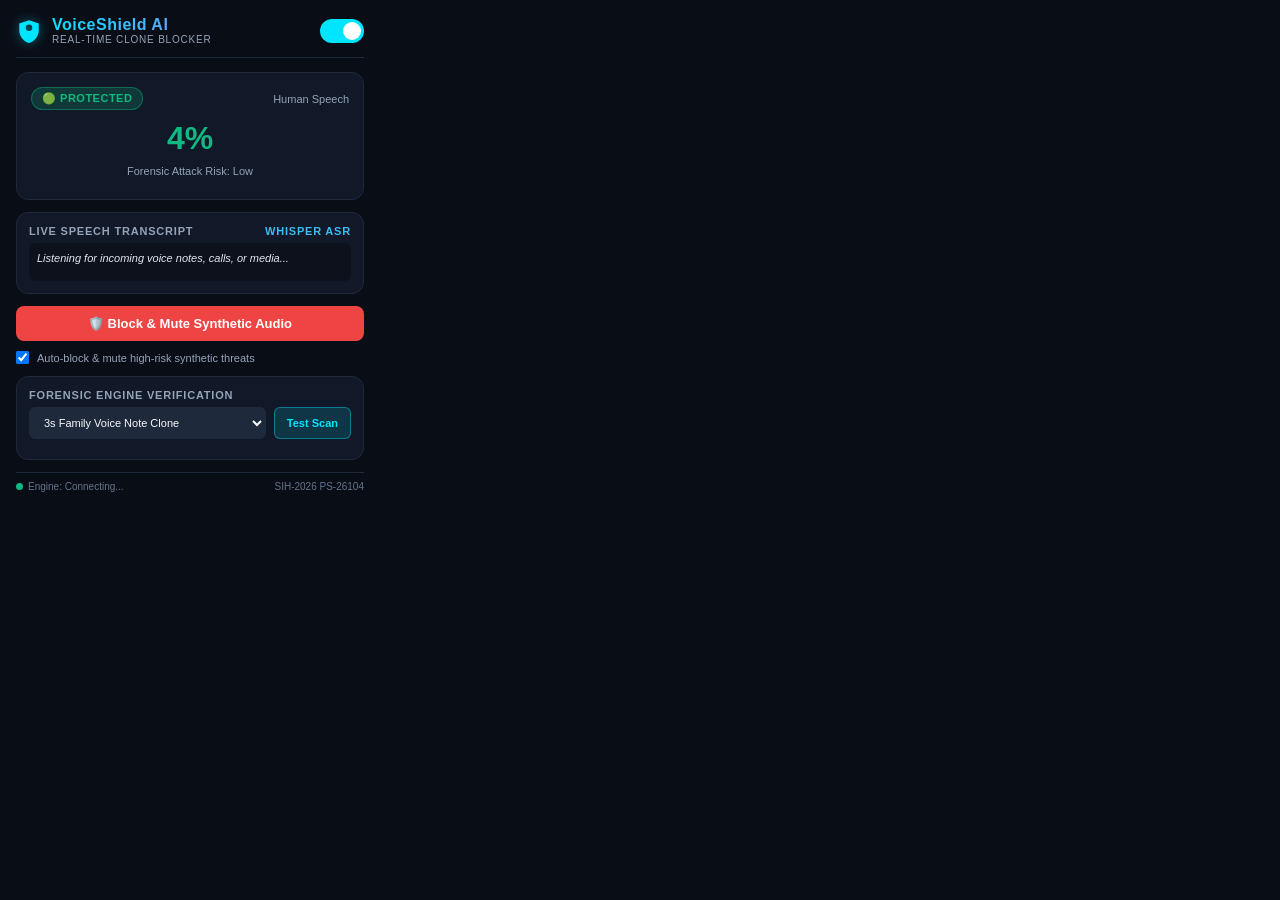
<file: extension/popup.html>
<!DOCTYPE html>
<html lang="en">
<head>
  <meta charset="UTF-8">
  <title>VoiceShield AI - Real-Time Voice Guard</title>
  <style>
    :root {
      --bg-dark: #090d16;
      --card-bg: #111827;
      --card-border: #1e293b;
      --primary-cyan: #00e5ff;
      --danger-red: #ef4444;
      --safe-green: #10b981;
      --warning-amber: #f59e0b;
      --text-main: #f8fafc;
      --text-muted: #94a3b8;
    }

    * {
      box-sizing: border-box;
      margin: 0;
      padding: 0;
    }

    body {
      width: 380px;
      background-color: var(--bg-dark);
      color: var(--text-main);
      font-family: -apple-system, BlinkMacSystemFont, 'Segoe UI', Roboto, Helvetica, Arial, sans-serif;
      padding: 16px;
      overflow-x: hidden;
    }

    /* Header */
    .header {
      display: flex;
      align-items: center;
      justify-content: space-between;
      padding-bottom: 12px;
      border-bottom: 1px solid var(--card-border);
      margin-bottom: 14px;
    }

    .brand {
      display: flex;
      align-items: center;
      gap: 10px;
    }

    .shield-icon {
      width: 26px;
      height: 26px;
      fill: var(--primary-cyan);
      filter: drop-shadow(0 0 6px rgba(0, 229, 255, 0.4));
    }

    .brand-title {
      font-size: 16px;
      font-weight: 800;
      letter-spacing: 0.5px;
      background: linear-gradient(135deg, #00e5ff, #818cf8);
      -webkit-background-clip: text;
      -webkit-text-fill-color: transparent;
    }

    .brand-subtitle {
      font-size: 10px;
      color: var(--text-muted);
      text-transform: uppercase;
      letter-spacing: 0.8px;
    }

    /* Toggle Switch */
    .switch {
      position: relative;
      display: inline-block;
      width: 44px;
      height: 24px;
    }

    .switch input {
      opacity: 0;
      width: 0;
      height: 0;
    }

    .slider {
      position: absolute;
      cursor: pointer;
      top: 0;
      left: 0;
      right: 0;
      bottom: 0;
      background-color: #334155;
      transition: .3s;
      border-radius: 24px;
    }

    .slider:before {
      position: absolute;
      content: "";
      height: 18px;
      width: 18px;
      left: 3px;
      bottom: 3px;
      background-color: white;
      transition: .3s;
      border-radius: 50%;
    }

    input:checked + .slider {
      background-color: var(--primary-cyan);
    }

    input:checked + .slider:before {
      transform: translateX(20px);
    }

    /* Status Card */
    .status-card {
      background: var(--card-bg);
      border: 1px solid var(--card-border);
      border-radius: 12px;
      padding: 14px;
      margin-bottom: 12px;
      position: relative;
      overflow: hidden;
      transition: border-color 0.3s;
    }

    .status-card.threat {
      border-color: var(--danger-red);
      background: linear-gradient(180deg, rgba(239, 68, 68, 0.12), rgba(17, 24, 39, 0.95));
    }

    .status-header {
      display: flex;
      align-items: center;
      justify-content: space-between;
      margin-bottom: 10px;
    }

    .status-pill {
      display: inline-flex;
      align-items: center;
      gap: 6px;
      padding: 4px 10px;
      border-radius: 20px;
      font-size: 11px;
      font-weight: 700;
      letter-spacing: 0.5px;
    }

    .status-safe {
      background: rgba(16, 185, 129, 0.2);
      color: var(--safe-green);
      border: 1px solid rgba(16, 185, 129, 0.4);
    }

    .status-danger {
      background: rgba(239, 68, 68, 0.2);
      color: #fca5a5;
      border: 1px solid rgba(239, 68, 68, 0.5);
    }

    .risk-circle-wrap {
      display: flex;
      align-items: center;
      justify-content: center;
      margin: 10px 0;
    }

    .risk-value {
      font-size: 32px;
      font-weight: 800;
      color: var(--safe-green);
    }

    .risk-value.high {
      color: var(--danger-red);
      text-shadow: 0 0 12px rgba(239, 68, 68, 0.4);
    }

    .risk-label {
      font-size: 11px;
      color: var(--text-muted);
      text-align: center;
      margin-top: -2px;
      margin-bottom: 8px;
    }

    .threat-banner {
      display: none;
      background: rgba(239, 68, 68, 0.15);
      border: 1px solid rgba(239, 68, 68, 0.35);
      border-radius: 8px;
      padding: 10px;
      margin-top: 10px;
    }

    .threat-banner.active {
      display: block;
    }

    .threat-tag {
      color: #f87171;
      font-weight: 700;
      font-size: 12px;
      display: flex;
      align-items: center;
      gap: 6px;
      margin-bottom: 4px;
    }

    .threat-info {
      font-size: 11px;
      color: #cbd5e1;
      line-height: 1.4;
    }

    /* Transcript Card */
    .section-card {
      background: var(--card-bg);
      border: 1px solid var(--card-border);
      border-radius: 12px;
      padding: 12px;
      margin-bottom: 12px;
    }

    .section-title {
      font-size: 11px;
      font-weight: 700;
      color: var(--text-muted);
      text-transform: uppercase;
      letter-spacing: 0.8px;
      margin-bottom: 6px;
      display: flex;
      justify-content: space-between;
    }

    .transcript-box {
      font-size: 11px;
      color: #e2e8f0;
      background: rgba(0, 0, 0, 0.3);
      padding: 8px;
      border-radius: 6px;
      min-height: 38px;
      max-height: 60px;
      overflow-y: auto;
      line-height: 1.4;
      font-style: italic;
    }

    /* Actions */
    .btn-block-threat {
      width: 100%;
      background: var(--danger-red);
      color: white;
      border: none;
      padding: 10px 14px;
      border-radius: 8px;
      font-size: 13px;
      font-weight: 700;
      cursor: pointer;
      display: flex;
      align-items: center;
      justify-content: center;
      gap: 8px;
      transition: background-color 0.2s, transform 0.1s;
      margin-bottom: 10px;
    }

    .btn-block-threat:hover {
      background: #dc2626;
      transform: translateY(-1px);
    }

    .btn-block-threat.unmute {
      background: var(--safe-green);
    }

    .btn-block-threat.unmute:hover {
      background: #059669;
    }

    /* Test Controls */
    .test-controls {
      display: flex;
      gap: 8px;
      margin-bottom: 8px;
    }

    .select-sample {
      flex: 1;
      background: #1e293b;
      color: var(--text-main);
      border: 1px solid var(--card-border);
      padding: 8px 10px;
      border-radius: 6px;
      font-size: 11px;
      outline: none;
    }

    .btn-scan {
      background: rgba(0, 229, 255, 0.15);
      color: var(--primary-cyan);
      border: 1px solid rgba(0, 229, 255, 0.4);
      padding: 8px 12px;
      border-radius: 6px;
      font-size: 11px;
      font-weight: 700;
      cursor: pointer;
      transition: background-color 0.2s;
    }

    .btn-scan:hover {
      background: rgba(0, 229, 255, 0.3);
    }

    .checkbox-row {
      display: flex;
      align-items: center;
      gap: 8px;
      font-size: 11px;
      color: var(--text-muted);
      margin-bottom: 12px;
    }

    .footer {
      display: flex;
      align-items: center;
      justify-content: space-between;
      font-size: 10px;
      color: #64748b;
      padding-top: 8px;
      border-top: 1px solid var(--card-border);
    }

    .backend-status {
      display: flex;
      align-items: center;
      gap: 5px;
    }

    .status-dot {
      width: 7px;
      height: 7px;
      border-radius: 50%;
      background: var(--safe-green);
    }

    .status-dot.offline {
      background: var(--danger-red);
    }
  </style>
</head>
<body>

  <!-- Header -->
  <div class="header">
    <div class="brand">
      <svg class="shield-icon" viewBox="0 0 24 24">
        <path d="M12 2L3 5v6c0 5.55 3.84 10.74 9 12 5.16-1.26 9-6.45 9-12V5l-9-3zm0 4a3 3 0 110 6 3 3 0 010-6zm4 11c-1.1-1.33-2.7-2-4-2s-2.9.67-4 2v1h8v-1z"/>
      </svg>
      <div>
        <div class="brand-title">VoiceShield AI</div>
        <div class="brand-subtitle">Real-Time Clone Blocker</div>
      </div>
    </div>
    <label class="switch" title="Toggle Real-Time Shield">
      <input type="checkbox" id="toggle-shield" checked>
      <span class="slider"></span>
    </label>
  </div>

  <!-- Real-Time Status Card -->
  <div class="status-card" id="status-card">
    <div class="status-header">
      <span class="status-pill status-safe" id="status-pill">🟢 PROTECTED</span>
      <span style="font-size: 11px; color: #94a3b8;" id="status-category">Human Speech</span>
    </div>

    <div class="risk-circle-wrap">
      <div class="risk-value" id="risk-value">4%</div>
    </div>
    <div class="risk-label" id="risk-label">Forensic Attack Risk: Low</div>

    <div class="threat-banner" id="threat-banner">
      <div class="threat-tag" id="threat-tag">🚨 ATTACK DETECTED</div>
      <div class="threat-info" id="threat-info">
        Synthetic Voice Clone detected via Conformer & Comb Filtering analysis.
      </div>
    </div>
  </div>

  <!-- Live Transcript Card -->
  <div class="section-card">
    <div class="section-title">
      <span>Live Speech Transcript</span>
      <span id="timing-badge" style="color: #38bdf8;">Whisper ASR</span>
    </div>
    <div class="transcript-box" id="transcript-box">
      Listening for incoming voice notes, calls, or media...
    </div>
  </div>

  <!-- Primary Defense Controls -->
  <button class="btn-block-threat" id="btn-block-threat">
    🛡️ Block & Mute Synthetic Audio
  </button>

  <div class="checkbox-row">
    <input type="checkbox" id="chk-autoblock" checked>
    <label for="chk-autoblock">Auto-block & mute high-risk synthetic threats</label>
  </div>

  <!-- Benchmark & Live Testing -->
  <div class="section-card">
    <div class="section-title">Forensic Engine Verification</div>
    <div class="test-controls">
      <select class="select-sample" id="select-sample">
        <option value="3sec_social_media_family_clone.wav">3s Family Voice Note Clone</option>
        <option value="3sec_voicemod_voice_changer.wav">3s Voicemod Voice Changer</option>
        <option value="3sec_authentic_voice_note.wav">3s Authentic Voice Note</option>
        <option value="scam_digital_arrest_sample.wav">Digital Arrest Extortion</option>
        <option value="scam_cxo_wire_sample.wav">CXO Executive Wire Scam</option>
        <option value="scam_bank_kyc_sample.wav">Bank KYC & OTP Fraud</option>
        <option value="authentic_customer_service.wav">Authentic Customer Call</option>
      </select>
      <button class="btn-scan" id="btn-run-scan">Test Scan</button>
    </div>
  </div>

  <!-- Footer -->
  <div class="footer">
    <div class="backend-status">
      <span class="status-dot" id="backend-dot"></span>
      <span id="backend-text">Engine: Connecting...</span>
    </div>
    <div>SIH-2026 PS-26104</div>
  </div>

  <script src="popup.js"></script>
</body>
</html>
</file>
